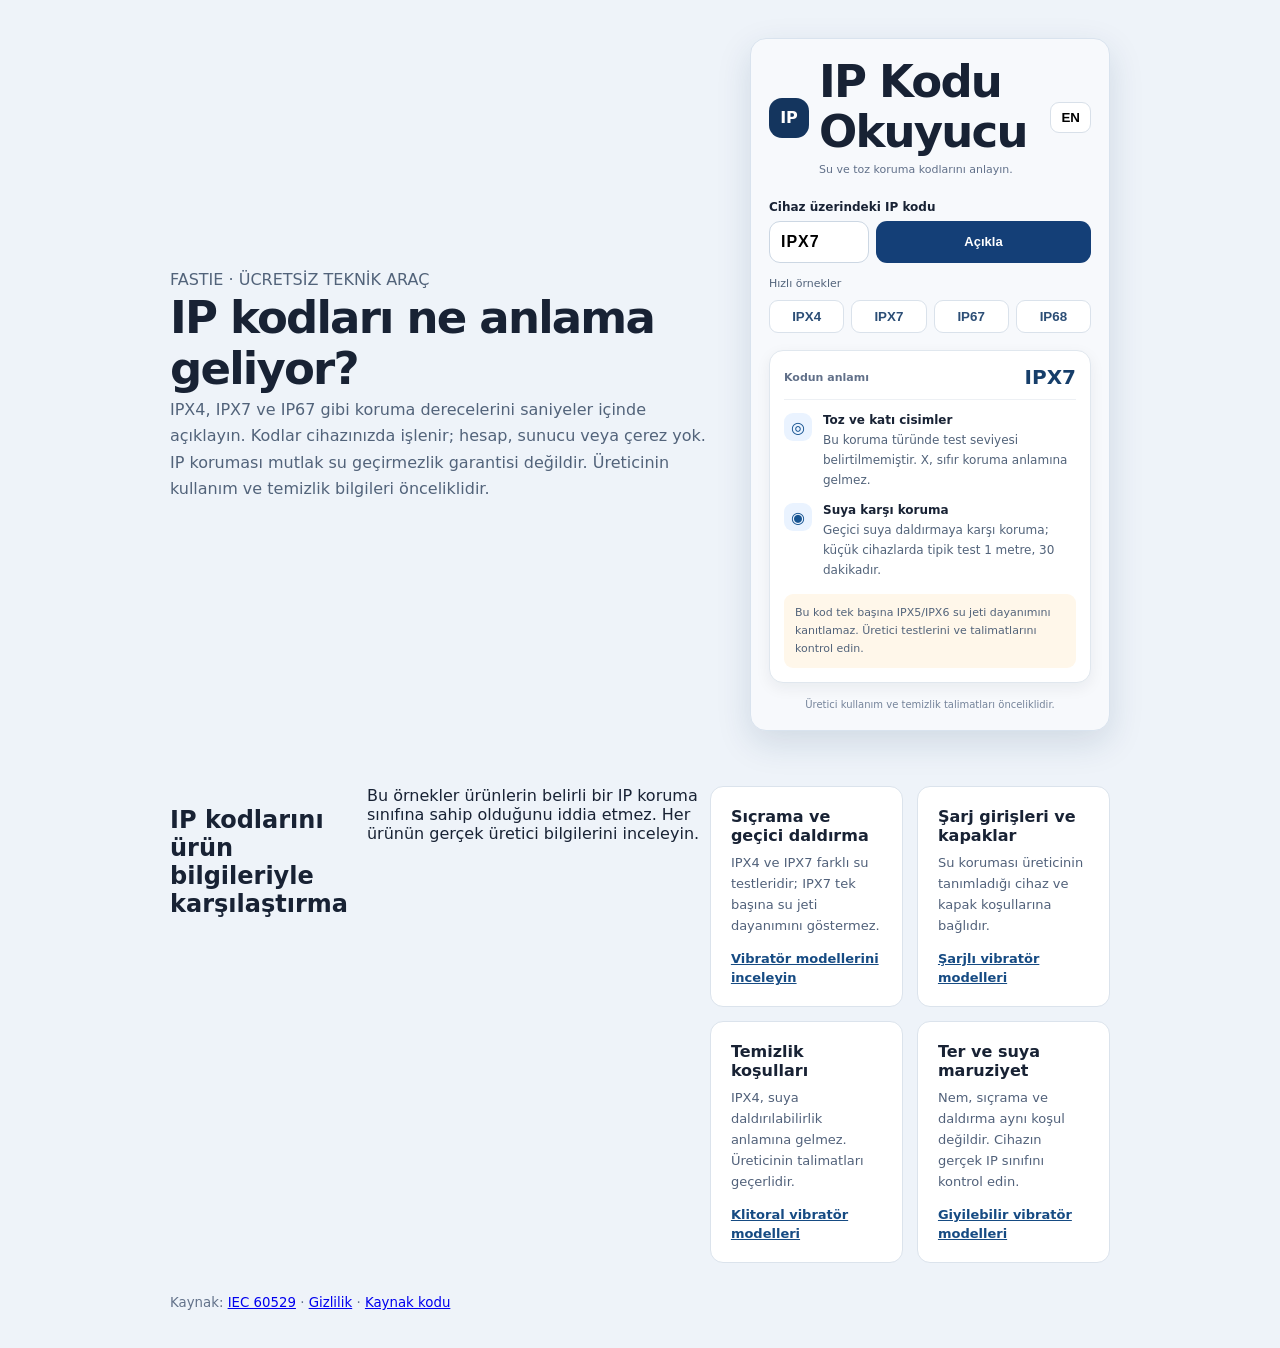
<file: index.html>
<!doctype html>
<html lang="tr"><head><meta charset="utf-8"><meta name="viewport" content="width=device-width,initial-scale=1"><title>IP Koruma Kodu Okuyucu — IP Rating Reader</title><meta name="description" content="IPX4, IPX7, IP67 ve IP68 kodlarının toz ve su korumasını ücretsiz açıklayan Türkçe/İngilizce araç."><link rel="stylesheet" href="chromium/popup.css">
<style>*{box-sizing:border-box}body{min-width:0;background:#eef3f9;color:#182234}.page{max-width:980px;margin:auto;padding:38px 20px}.hero{display:grid;grid-template-columns:1fr 360px;gap:40px;align-items:center}.hero h1{font-size:clamp(29px,4vw,45px);letter-spacing:-.04em;line-height:1.12}.hero p{line-height:1.65;color:#52637a}.tool{max-width:390px;border-radius:16px;background:#f7f9fc;box-shadow:0 12px 35px #12345c22;border:1px solid #d9e3ee}.tool .wrap{max-width:100%}.examples{margin-top:55px}.cards{display:grid;grid-template-columns:repeat(2,minmax(0,1fr));gap:14px}.card{background:white;border-radius:13px;padding:20px;border:1px solid #dbe3ec}.card h3{font-size:16px;margin:0 0 8px}.card p{font-size:13px;color:#51617a;line-height:1.6;margin:0 0 12px}.card a{font-size:13px;color:#164b83;font-weight:700}small{display:block;margin-top:32px;color:#63728a}@media(max-width:780px){.hero{grid-template-columns:1fr}.page{padding:20px 14px}.cards{grid-template-columns:1fr}.examples{margin-top:35px}}.tool .header{margin-bottom:21px}.tool .examples{margin-top:0}
</style></head><body><main class="page"><div class="hero"><section><p>FASTIE · ÜCRETSİZ TEKNİK ARAÇ</p><h1>IP kodları ne anlama geliyor?</h1><p>IPX4, IPX7 ve IP67 gibi koruma derecelerini saniyeler içinde açıklayın. Kodlar cihazınızda işlenir; hesap, sunucu veya çerez yok.</p><p>IP koruması mutlak su geçirmezlik garantisi değildir. Üreticinin kullanım ve temizlik bilgileri önceliklidir.</p></section><div class="tool"><div class="wrap"><header class="header"><span class="mark">IP</span><div><h1 id="title">IP Kodu Okuyucu</h1><p id="subtitle">Su ve toz koruma kodlarını anlayın.</p></div><button class="lang" id="lang" type="button">EN</button></header><label id="inputLabel" for="ipCode">Cihaz üzerindeki IP kodu</label><div class="entry"><input id="ipCode" value="IPX7" maxlength="5" autocomplete="off"><button id="decode" type="button">Açıkla</button></div><p id="hint" class="hint">Hızlı örnekler</p><div class="examples"><button type="button" data-code="IPX4">IPX4</button><button type="button" data-code="IPX7">IPX7</button><button type="button" data-code="IP67">IP67</button><button type="button" data-code="IP68">IP68</button></div><div class="result" aria-live="polite"><div class="result-top"><span id="resultLabel" class="eyebrow">Kodun anlamı</span><strong id="resultCode">IPX7</strong></div><div class="detail"><span class="detail-icon">◎</span><div><h2 id="solidTitle">Toz ve katı cisimler</h2><p id="solidText"></p></div></div><div class="detail"><span class="detail-icon">◉</span><div><h2 id="waterTitle">Suya karşı koruma</h2><p id="waterText"></p></div></div><p class="note" id="note"></p></div><footer id="footer">Üretici kullanım ve temizlik talimatları önceliklidir.</footer></div></div></div>
<section class="examples"><h2>IP kodlarını ürün bilgileriyle karşılaştırma</h2><p>Bu örnekler ürünlerin belirli bir IP koruma sınıfına sahip olduğunu iddia etmez. Her ürünün gerçek üretici bilgilerini inceleyin.</p><div class="cards">
<article class="card"><h3>Sıçrama ve geçici daldırma</h3><p>IPX4 ve IPX7 farklı su testleridir; IPX7 tek başına su jeti dayanımını göstermez.</p><a href="https://www.fastieshop.com/vibratorler/">Vibratör modellerini inceleyin</a></article>
<article class="card"><h3>Şarj girişleri ve kapaklar</h3><p>Su koruması üreticinin tanımladığı cihaz ve kapak koşullarına bağlıdır.</p><a href="https://www.fastieshop.com/vibratorler/sarjli-vibratorler/">Şarjlı vibratör modelleri</a></article>
<article class="card"><h3>Temizlik koşulları</h3><p>IPX4, suya daldırılabilirlik anlamına gelmez. Üreticinin talimatları geçerlidir.</p><a href="https://www.fastieshop.com/vibratorler/klitoral-vibratorler/">Klitoral vibratör modelleri</a></article>
<article class="card"><h3>Ter ve suya maruziyet</h3><p>Nem, sıçrama ve daldırma aynı koşul değildir. Cihazın gerçek IP sınıfını kontrol edin.</p><a href="https://www.fastieshop.com/vibratorler/giyilebilir-vibratorler/">Giyilebilir vibratör modelleri</a></article>
</div></section><small>Kaynak: <a href="https://webstore.iec.ch/en/publication/2452">IEC 60529</a> · <a href="PRIVACY.md">Gizlilik</a> · <a href="https://github.com/fastieshop/fastie-ipx-reader">Kaynak kodu</a></small></main><script src="chromium/ip-code.js"></script><script src="chromium/popup.js"></script></body></html>
</file>
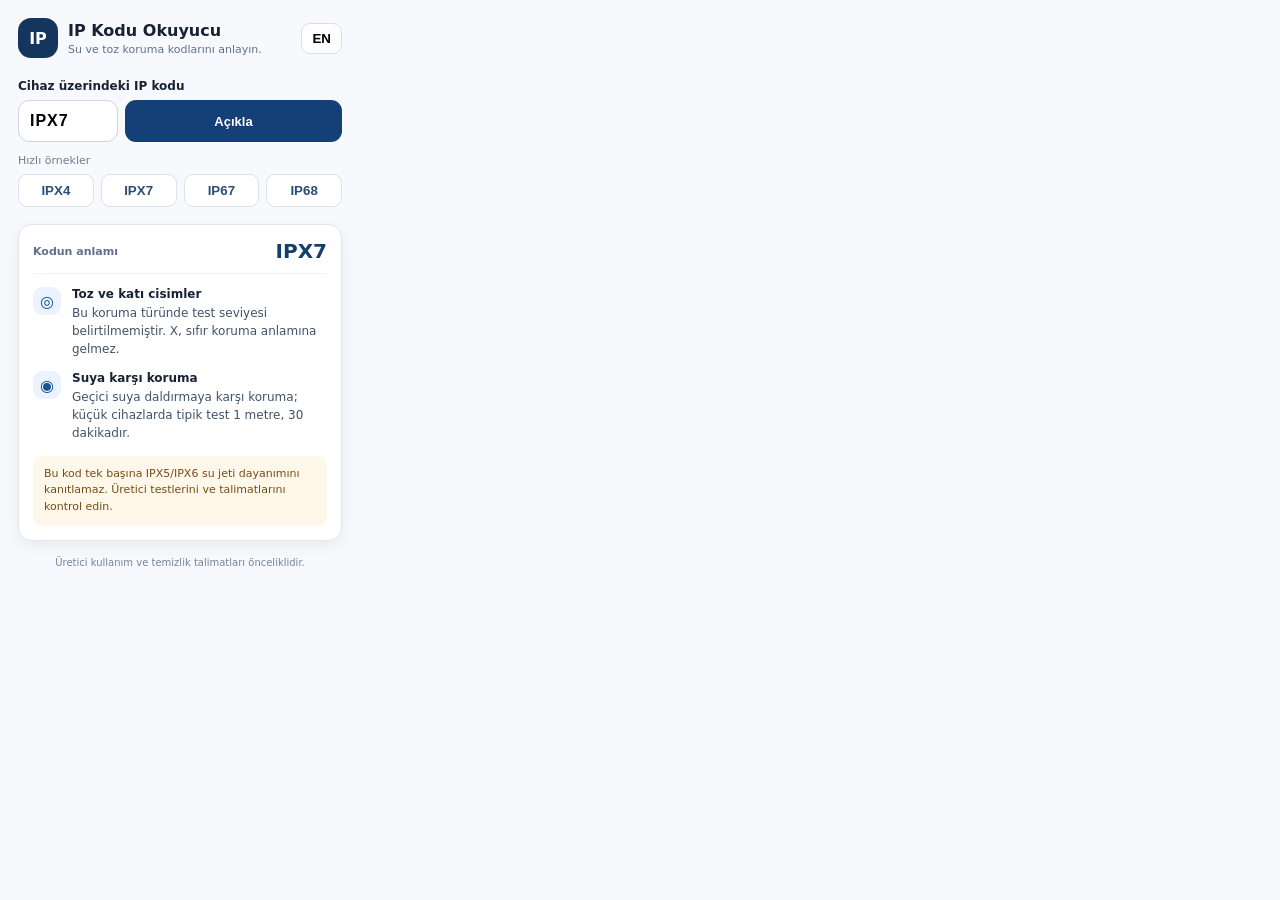
<file: chromium/popup.html>
<!doctype html><html lang="tr"><head><meta charset="utf-8"><meta name="viewport" content="width=device-width,initial-scale=1"><title>IP Kodu Okuyucu</title><link rel="stylesheet" href="popup.css"></head><body><main class="wrap"><header class="header"><span class="mark" aria-hidden="true">IP</span><div><h1 id="title">IP Kodu Okuyucu</h1><p id="subtitle">Su ve toz koruma kodlarını anlayın.</p></div><button id="lang" class="lang" type="button" aria-label="Switch language">EN</button></header><label for="ipCode" id="inputLabel">Cihaz üzerindeki IP kodu</label><div class="entry"><input id="ipCode" type="text" value="IPX7" maxlength="5" autocomplete="off" spellcheck="false" placeholder="IPX7"><button id="decode" type="button">Açıkla</button></div><p id="hint" class="hint">Hızlı örnekler</p><div class="examples"><button type="button" data-code="IPX4">IPX4</button><button type="button" data-code="IPX7">IPX7</button><button type="button" data-code="IP67">IP67</button><button type="button" data-code="IP68">IP68</button></div><section id="result" class="result" aria-live="polite"><div class="result-top"><span class="eyebrow" id="resultLabel">Kodun anlamı</span><strong id="resultCode">IPX7</strong></div><div class="detail"><span class="detail-icon">◎</span><div><h2 id="solidTitle">Toz ve katı cisimler</h2><p id="solidText"></p></div></div><div class="detail"><span class="detail-icon">◉</span><div><h2 id="waterTitle">Suya karşı koruma</h2><p id="waterText"></p></div></div><p class="note" id="note"></p></section><footer id="footer">Üretici kullanım ve temizlik talimatları önceliklidir.</footer></main><script src="ip-code.js"></script><script src="popup.js"></script></body></html>
</file>
<file: chromium/popup.css>
*{box-sizing:border-box}body{margin:0;min-width:340px;background:#f7f9fc;color:#182234;font-family:system-ui,-apple-system,"Segoe UI",sans-serif}.wrap{width:360px;max-width:100vw;padding:18px}.header{display:flex;align-items:center;gap:10px;margin-bottom:21px}.mark{display:grid;place-items:center;border-radius:13px;background:#14355e;color:white;font-weight:800;width:40px;height:40px}.header>div{flex:1}h1{font-size:16px;margin:0 0 3px}p{margin:0}#subtitle{font-size:11px;color:#617089}button{cursor:pointer}.lang{border:1px solid #d8e0e9;background:white;border-radius:9px;padding:7px 10px;font-weight:700}label{display:block;font-size:12px;font-weight:700;margin-bottom:7px}.entry{display:flex;gap:7px}.entry input{font-size:16px;letter-spacing:1px;font-weight:800;border:1px solid #ccd7e3;border-radius:11px;background:#fff;padding:11px;width:100px;text-transform:uppercase}.entry>button{flex:1;border:0;background:#143f77;color:white;border-radius:11px;font-size:13px;font-weight:700}.hint{color:#6d7e93;font-size:11px;margin:12px 0 7px}.examples{display:flex;gap:7px;margin-bottom:17px}.examples button{flex:1;background:#fff;color:#2c4e76;border:1px solid #dae2eb;border-radius:9px;padding:8px 3px;font-weight:700}.result{background:white;border:1px solid #e0e7ee;border-radius:14px;padding:14px;box-shadow:0 5px 15px #0e1e3310}.result-top{display:flex;justify-content:space-between;align-items:center;border-bottom:1px solid #edf0f4;padding-bottom:10px}.eyebrow{font-size:11px;font-weight:700;color:#617089}.result-top strong{font-size:20px;color:#163e6a}.detail{display:flex;gap:11px;padding-top:13px}.detail-icon{display:grid;place-items:center;flex:none;background:#eaf3ff;border-radius:9px;width:28px;height:28px;color:#175491;font-weight:bold}.detail h2{font-size:12px;margin:0 0 4px}.detail p{font-size:12px;line-height:1.48;color:#42526a}.note{margin-top:13px;padding:10px 11px;border-radius:9px;background:#fff7ea;color:#734e16;font-size:11px;line-height:1.52}footer{margin-top:14px;text-align:center;color:#75849a;font-size:10px;line-height:1.5}.error{color:#a32929!important}button:focus-visible{outline:3px solid #81c1ff;outline-offset:2px}
</file>
